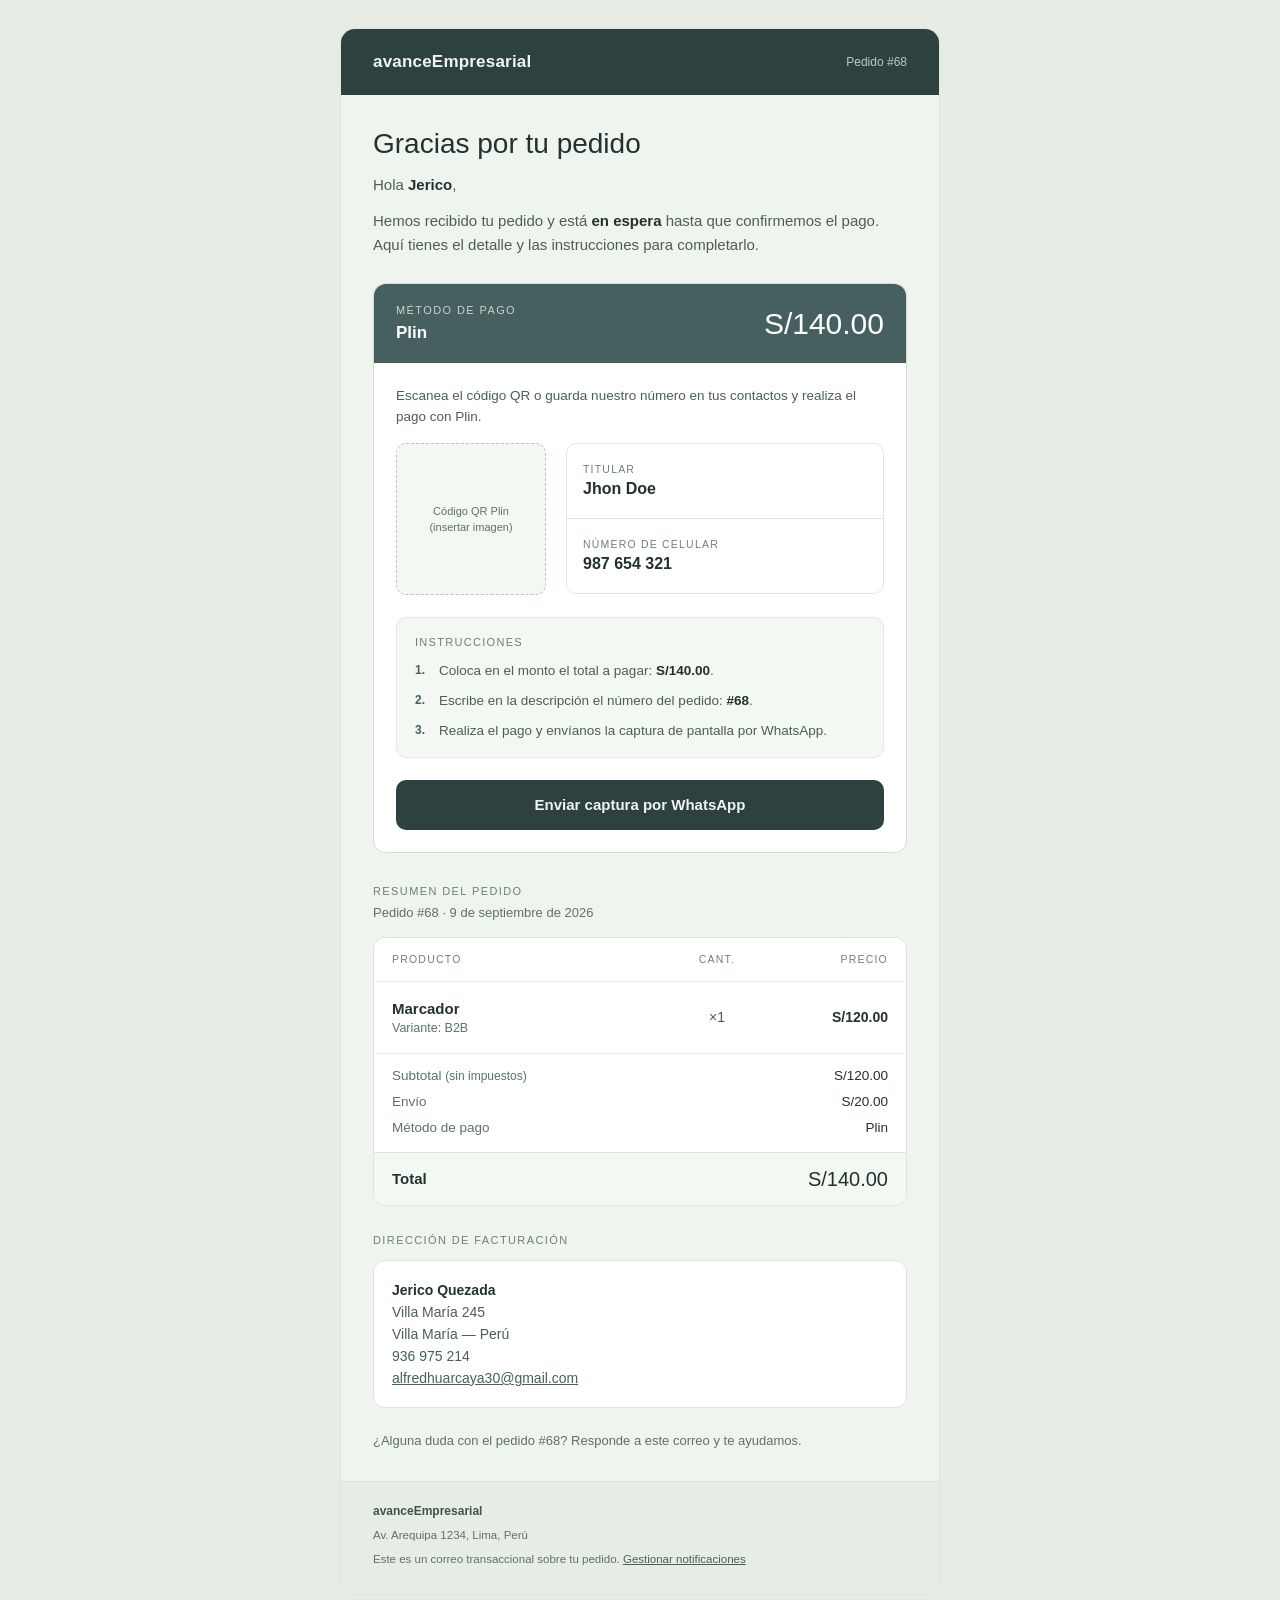
<file: woocommerce/checkout/email-pedido-68.html>
<!DOCTYPE html>
<html lang="es">
<head>
<meta charset="utf-8">
<meta name="viewport" content="width=device-width, initial-scale=1">
<meta name="color-scheme" content="light dark">
<meta name="supported-color-schemes" content="light dark">
<title>Tu pedido #68 — avanceEmpresarial</title>
<!--[if mso]>
<style>body,table,td,a{font-family:'Helvetica Neue',Arial,Helvetica,sans-serif !important}</style>
<![endif]-->
<style>
  @media only screen and (max-width:600px){
    .sp-h{width:20px !important}
    .stack{display:block !important;width:100% !important}
    .stack-pad{padding-top:16px !important}
    .h1{font-size:24px !important}
    .amount{font-size:26px !important}
  }
</style>
</head>
<body style="margin:0;padding:0;background-color:#E7EDE4;">

<!-- Preheader -->
<span style="display:none;font-size:1px;color:#E7EDE4;line-height:1px;max-height:0;max-width:0;opacity:0;overflow:hidden;">Pedido #68 recibido — en espera de pago. Paga S/140.00 con Plin y envíanos la captura.</span>

<table role="presentation" cellpadding="0" cellspacing="0" border="0" width="100%" style="background-color:#E7EDE4;">
  <tr>
    <td align="center" style="padding:28px 12px 40px 12px;">

      <table role="presentation" cellpadding="0" cellspacing="0" border="0" width="600" style="width:600px;max-width:600px;background-color:#F0F4EF;border:1px solid #DCE5D8;border-radius:14px;">

        <!-- Cabecera -->
        <tr>
          <td style="padding:22px 32px;background-color:#2E4141;border-radius:14px 14px 0 0;">
            <table role="presentation" cellpadding="0" cellspacing="0" border="0" width="100%">
              <tr>
                <td align="left" style="font-family:Inter,'Helvetica Neue',Arial,Helvetica,sans-serif;font-size:17px;font-weight:bold;letter-spacing:0.2px;color:#F0F4EF;mso-line-height-rule:exactly;line-height:22px;">
                  avanceEmpresarial
                </td>
                <td align="right" style="font-family:Inter,'Helvetica Neue',Arial,Helvetica,sans-serif;font-size:12px;color:#B9CBBD;mso-line-height-rule:exactly;line-height:22px;">
                  Pedido&nbsp;#68
                </td>
              </tr>
            </table>
          </td>
        </tr>

        <!-- Saludo -->
        <tr>
          <td style="padding:32px 32px 0 32px;">
            <p class="h1" style="margin:0 0 12px 0;font-family:Inter,'Helvetica Neue',Arial,Helvetica,sans-serif;font-size:28px;line-height:34px;mso-line-height-rule:exactly;color:#22322F;">Gracias por tu pedido</p>
            <p style="margin:0 0 12px 0;font-family:Inter,'Helvetica Neue',Arial,Helvetica,sans-serif;font-size:15px;line-height:24px;mso-line-height-rule:exactly;color:#4A5F55;">Hola <strong style="color:#22322F;">Jerico</strong>,</p>
            <p style="margin:0;font-family:Inter,'Helvetica Neue',Arial,Helvetica,sans-serif;font-size:15px;line-height:24px;mso-line-height-rule:exactly;color:#4A5F55;">Hemos recibido tu pedido y está <strong style="color:#22322F;">en espera</strong> hasta que confirmemos el pago. Aquí tienes el detalle y las instrucciones para completarlo.</p>
          </td>
        </tr>

        <!-- Bloque de pago Plin -->
        <tr>
          <td style="padding:26px 32px 0 32px;">
            <table role="presentation" cellpadding="0" cellspacing="0" border="0" width="100%" style="width:100%;background-color:#FFFFFF;border:1px solid #D3DECF;border-radius:12px;">
              <tr>
                <td style="padding:18px 22px;background-color:#466060;border-radius:12px 12px 0 0;">
                  <table role="presentation" cellpadding="0" cellspacing="0" border="0" width="100%">
                    <tr>
                      <td align="left" style="font-family:Inter,'Helvetica Neue',Arial,Helvetica,sans-serif;font-size:11px;letter-spacing:1.4px;text-transform:uppercase;color:#C4D5C8;mso-line-height-rule:exactly;line-height:16px;">
                        Método de pago
                        <div style="font-family:Inter,'Helvetica Neue',Arial,Helvetica,sans-serif;font-size:17px;font-weight:bold;letter-spacing:0;text-transform:none;color:#FFFFFF;line-height:24px;mso-line-height-rule:exactly;padding-top:3px;">Plin</div>
                      </td>
                      <td align="right" class="amount" style="font-family:Inter,'Helvetica Neue',Arial,Helvetica,sans-serif;font-size:30px;color:#FFFFFF;mso-line-height-rule:exactly;line-height:34px;white-space:nowrap;">
                        S/140.00
                      </td>
                    </tr>
                  </table>
                </td>
              </tr>

              <tr>
                <td style="padding:22px;">
                  <p style="margin:0 0 16px 0;font-family:Inter,'Helvetica Neue',Arial,Helvetica,sans-serif;font-size:13.5px;line-height:21px;mso-line-height-rule:exactly;color:#4A5F55;">Escanea el código QR o guarda nuestro número en tus contactos y realiza el pago con Plin.</p>
                  <table role="presentation" cellpadding="0" cellspacing="0" border="0" width="100%">
                    <tr>
                      <!-- QR -->
                      <td class="stack" width="150" valign="top" style="width:150px;">
                        <table role="presentation" cellpadding="0" cellspacing="0" border="0" width="150" style="width:150px;">
                          <tr>
                            <td align="center" valign="middle" height="150" style="width:150px;height:150px;background-color:#F4F8F2;border:1px dashed #B7C7B4;border-radius:10px;font-family:Inter,'Helvetica Neue',Arial,Helvetica,sans-serif;font-size:11px;line-height:16px;mso-line-height-rule:exactly;color:#5C7268;">
                              <!-- Reemplaza por: <img src="https://tu-dominio.com/qr-plin.png" width="150" height="150" alt="Código QR Plin" style="display:block;border:0;border-radius:10px;"> -->
                              Código QR Plin<br>(insertar imagen)
                            </td>
                          </tr>
                        </table>
                      </td>

                      <td class="sp-h" width="20" style="width:20px;font-size:0;line-height:0;">&nbsp;</td>

                      <!-- Datos -->
                      <td class="stack stack-pad" valign="top" height="150" style="height:150px;font-family:Inter,'Helvetica Neue',Arial,Helvetica,sans-serif;">
                        <table role="presentation" cellpadding="0" cellspacing="0" border="0" width="100%" height="150" style="width:100%;height:150px;border:1px solid #E1E9DE;border-radius:10px;">
                          <tr>
                            <td height="74" valign="middle" style="height:74px;padding:0 16px;border-bottom:1px solid #E1E9DE;">
                              <div style="font-family:Inter,'Helvetica Neue',Arial,Helvetica,sans-serif;font-size:10.5px;letter-spacing:1.2px;text-transform:uppercase;color:#6B8177;line-height:16px;mso-line-height-rule:exactly;">Titular</div>
                              <div style="font-family:Inter,'Helvetica Neue',Arial,Helvetica,sans-serif;font-size:16px;font-weight:bold;color:#22322F;line-height:24px;mso-line-height-rule:exactly;">Jhon Doe</div>
                            </td>
                          </tr>
                          <tr>
                            <td height="74" valign="middle" style="height:74px;padding:0 16px;">
                              <div style="font-family:Inter,'Helvetica Neue',Arial,Helvetica,sans-serif;font-size:10.5px;letter-spacing:1.2px;text-transform:uppercase;color:#6B8177;line-height:16px;mso-line-height-rule:exactly;">Número de celular</div>
                              <div style="font-family:Inter,'Helvetica Neue',Arial,Helvetica,sans-serif;font-size:16px;font-weight:bold;color:#22322F;line-height:24px;mso-line-height-rule:exactly;">987 654 321</div>
                            </td>
                          </tr>
                        </table>
                      </td>
                    </tr>
                  </table>
                </td>
              </tr>

              <!-- Instrucciones -->
              <tr>
                <td style="padding:0 22px 22px 22px;">
                  <table role="presentation" cellpadding="0" cellspacing="0" border="0" width="100%" style="background-color:#F4F8F2;border:1px solid #E1E9DE;border-radius:10px;">
                    <tr>
                      <td style="padding:16px 18px;font-family:Inter,'Helvetica Neue',Arial,Helvetica,sans-serif;">
                        <p style="margin:0 0 10px 0;font-size:11px;letter-spacing:1.3px;text-transform:uppercase;color:#6B8177;line-height:16px;mso-line-height-rule:exactly;">Instrucciones</p>

                        <table role="presentation" cellpadding="0" cellspacing="0" border="0" width="100%">
                          <tr>
                            <td width="24" valign="top" style="width:24px;padding-bottom:9px;font-family:Inter,'Helvetica Neue',Arial,Helvetica,sans-serif;font-size:12px;font-weight:bold;color:#466060;line-height:21px;mso-line-height-rule:exactly;">1.</td>
                            <td valign="top" style="padding-bottom:9px;font-family:Inter,'Helvetica Neue',Arial,Helvetica,sans-serif;font-size:13.5px;color:#4A5F55;line-height:21px;mso-line-height-rule:exactly;">Coloca en el monto el total a pagar: <strong style="color:#22322F;">S/140.00</strong>.</td>
                          </tr>
                          <tr>
                            <td width="24" valign="top" style="width:24px;padding-bottom:9px;font-family:Inter,'Helvetica Neue',Arial,Helvetica,sans-serif;font-size:12px;font-weight:bold;color:#466060;line-height:21px;mso-line-height-rule:exactly;">2.</td>
                            <td valign="top" style="padding-bottom:9px;font-family:Inter,'Helvetica Neue',Arial,Helvetica,sans-serif;font-size:13.5px;color:#4A5F55;line-height:21px;mso-line-height-rule:exactly;">Escribe en la descripción el número del pedido: <strong style="color:#22322F;">#68</strong>.</td>
                          </tr>
                          <tr>
                            <td width="24" valign="top" style="width:24px;font-family:Inter,'Helvetica Neue',Arial,Helvetica,sans-serif;font-size:12px;font-weight:bold;color:#466060;line-height:21px;mso-line-height-rule:exactly;">3.</td>
                            <td valign="top" style="font-family:Inter,'Helvetica Neue',Arial,Helvetica,sans-serif;font-size:13.5px;color:#4A5F55;line-height:21px;mso-line-height-rule:exactly;">Realiza el pago y envíanos la captura de pantalla por WhatsApp.</td>
                          </tr>
                        </table>
                      </td>
                    </tr>
                  </table>
                </td>
              </tr>

              <!-- Botón -->
              <tr>
                <td style="padding:0 22px 22px 22px;">
                  <table role="presentation" cellpadding="0" cellspacing="0" border="0" width="100%">
                    <tr>
                      <td align="center" bgcolor="#2E4141" style="border-radius:10px;">
                        <a href="https://wa.me/51987654321?text=Hola,%20env%C3%ADo%20el%20comprobante%20del%20pedido%20%2368" style="display:block;padding:15px 20px;font-family:Inter,'Helvetica Neue',Arial,Helvetica,sans-serif;font-size:15px;font-weight:bold;color:#F0F4EF;text-decoration:none;border-radius:10px;mso-line-height-rule:exactly;line-height:20px;">Enviar captura por WhatsApp</a>
                      </td>
                    </tr>
                  </table>
                </td>
              </tr>
            </table>
          </td>
        </tr>

        <!-- Resumen del pedido -->
        <tr>
          <td style="padding:30px 32px 0 32px;">
            <p style="margin:0 0 4px 0;font-family:Inter,'Helvetica Neue',Arial,Helvetica,sans-serif;font-size:11px;letter-spacing:1.4px;text-transform:uppercase;color:#6B8177;line-height:16px;mso-line-height-rule:exactly;">Resumen del pedido</p>
            <p style="margin:0 0 14px 0;font-family:Inter,'Helvetica Neue',Arial,Helvetica,sans-serif;font-size:13px;color:#5C7268;line-height:20px;mso-line-height-rule:exactly;">Pedido #68 · 9 de septiembre de 2026</p>

            <table role="presentation" cellpadding="0" cellspacing="0" border="0" width="100%" style="width:100%;background-color:#FFFFFF;border:1px solid #DCE5D8;border-radius:12px;">
              <tr>
                <td style="padding:14px 18px;border-bottom:1px solid #E7EEE4;font-family:Inter,'Helvetica Neue',Arial,Helvetica,sans-serif;font-size:10.5px;letter-spacing:1.2px;text-transform:uppercase;color:#6B8177;line-height:15px;mso-line-height-rule:exactly;">Producto</td>
                <td align="center" width="70" style="width:70px;padding:14px 8px;border-bottom:1px solid #E7EEE4;font-family:Inter,'Helvetica Neue',Arial,Helvetica,sans-serif;font-size:10.5px;letter-spacing:1.2px;text-transform:uppercase;color:#6B8177;line-height:15px;mso-line-height-rule:exactly;">Cant.</td>
                <td align="right" width="110" style="width:110px;padding:14px 18px;border-bottom:1px solid #E7EEE4;font-family:Inter,'Helvetica Neue',Arial,Helvetica,sans-serif;font-size:10.5px;letter-spacing:1.2px;text-transform:uppercase;color:#6B8177;line-height:15px;mso-line-height-rule:exactly;">Precio</td>
              </tr>
              <tr>
                <td style="padding:16px 18px;border-bottom:1px solid #E7EEE4;font-family:Inter,'Helvetica Neue',Arial,Helvetica,sans-serif;">
                  <div style="font-size:15px;font-weight:bold;color:#22322F;line-height:21px;mso-line-height-rule:exactly;">Marcador</div>
                  <div style="font-size:12.5px;color:#5C7268;line-height:18px;mso-line-height-rule:exactly;">Variante: B2B</div>
                </td>
                <td align="center" style="padding:16px 8px;border-bottom:1px solid #E7EEE4;font-family:Inter,'Helvetica Neue',Arial,Helvetica,sans-serif;font-size:14px;color:#4A5F55;line-height:21px;mso-line-height-rule:exactly;">×1</td>
                <td align="right" style="padding:16px 18px;border-bottom:1px solid #E7EEE4;font-family:Inter,'Helvetica Neue',Arial,Helvetica,sans-serif;font-size:14px;font-weight:bold;color:#22322F;line-height:21px;mso-line-height-rule:exactly;white-space:nowrap;">S/120.00</td>
              </tr>
              <tr>
                <td colspan="2" style="padding:12px 18px 6px 18px;font-family:Inter,'Helvetica Neue',Arial,Helvetica,sans-serif;font-size:13.5px;color:#5C7268;line-height:20px;mso-line-height-rule:exactly;">Subtotal <span style="font-size:12px;">(sin impuestos)</span></td>
                <td align="right" style="padding:12px 18px 6px 18px;font-family:Inter,'Helvetica Neue',Arial,Helvetica,sans-serif;font-size:13.5px;color:#22322F;line-height:20px;mso-line-height-rule:exactly;white-space:nowrap;">S/120.00</td>
              </tr>
              <tr>
                <td colspan="2" style="padding:0 18px 6px 18px;font-family:Inter,'Helvetica Neue',Arial,Helvetica,sans-serif;font-size:13.5px;color:#5C7268;line-height:20px;mso-line-height-rule:exactly;">Envío</td>
                <td align="right" style="padding:0 18px 6px 18px;font-family:Inter,'Helvetica Neue',Arial,Helvetica,sans-serif;font-size:13.5px;color:#22322F;line-height:20px;mso-line-height-rule:exactly;white-space:nowrap;">S/20.00</td>
              </tr>
              <tr>
                <td colspan="2" style="padding:0 18px 14px 18px;font-family:Inter,'Helvetica Neue',Arial,Helvetica,sans-serif;font-size:13.5px;color:#5C7268;line-height:20px;mso-line-height-rule:exactly;">Método de pago</td>
                <td align="right" style="padding:0 18px 14px 18px;font-family:Inter,'Helvetica Neue',Arial,Helvetica,sans-serif;font-size:13.5px;color:#22322F;line-height:20px;mso-line-height-rule:exactly;white-space:nowrap;">Plin</td>
              </tr>
              <tr>
                <td colspan="2" style="padding:14px 18px;background-color:#F4F8F2;border-top:1px solid #DCE5D8;border-radius:0 0 0 12px;font-family:Inter,'Helvetica Neue',Arial,Helvetica,sans-serif;font-size:15px;font-weight:bold;color:#22322F;line-height:22px;mso-line-height-rule:exactly;">Total</td>
                <td align="right" style="padding:14px 18px;background-color:#F4F8F2;border-top:1px solid #DCE5D8;border-radius:0 0 12px 0;font-family:Inter,'Helvetica Neue',Arial,Helvetica,sans-serif;font-size:20px;color:#22322F;line-height:24px;mso-line-height-rule:exactly;white-space:nowrap;">S/140.00</td>
              </tr>
            </table>
          </td>
        </tr>

        <!-- Dirección de facturación -->
        <tr>
          <td style="padding:26px 32px 0 32px;">
            <p style="margin:0 0 12px 0;font-family:Inter,'Helvetica Neue',Arial,Helvetica,sans-serif;font-size:11px;letter-spacing:1.4px;text-transform:uppercase;color:#6B8177;line-height:16px;mso-line-height-rule:exactly;">Dirección de facturación</p>
            <table role="presentation" cellpadding="0" cellspacing="0" border="0" width="100%" style="width:100%;background-color:#FFFFFF;border:1px solid #DCE5D8;border-radius:12px;">
              <tr>
                <td style="padding:18px;font-family:Inter,'Helvetica Neue',Arial,Helvetica,sans-serif;font-size:14px;color:#4A5F55;line-height:22px;mso-line-height-rule:exactly;">
                  <strong style="color:#22322F;">Jerico Quezada</strong><br>
                  Villa María 245<br>
                  Villa María — Perú<br>
                  <a href="tel:+51936975214" style="color:#466060;text-decoration:none;">936 975 214</a><br>
                  <a href="mailto:alfredhuarcaya30@gmail.com" style="color:#466060;text-decoration:underline;">alfredhuarcaya30@gmail.com</a>
                </td>
              </tr>
            </table>
          </td>
        </tr>

        <!-- Ayuda -->
        <tr>
          <td style="padding:22px 32px 30px 32px;">
            <p style="margin:0;font-family:Inter,'Helvetica Neue',Arial,Helvetica,sans-serif;font-size:13px;color:#5C7268;line-height:21px;mso-line-height-rule:exactly;">¿Alguna duda con el pedido #68? Responde a este correo y te ayudamos.</p>
          </td>
        </tr>

        <!-- Pie -->
        <tr>
          <td style="padding:20px 32px 26px 32px;background-color:#E7EDE4;border-top:1px solid #DCE5D8;border-radius:0 0 14px 14px;">
            <p style="margin:0 0 6px 0;font-family:Inter,'Helvetica Neue',Arial,Helvetica,sans-serif;font-size:12px;font-weight:bold;color:#3F5449;line-height:18px;mso-line-height-rule:exactly;">avanceEmpresarial</p>
            <p style="margin:0 0 6px 0;font-family:Inter,'Helvetica Neue',Arial,Helvetica,sans-serif;font-size:11.5px;color:#5C7268;line-height:18px;mso-line-height-rule:exactly;">Av. Arequipa 1234, Lima, Perú</p>
            <p style="margin:0;font-family:Inter,'Helvetica Neue',Arial,Helvetica,sans-serif;font-size:11.5px;color:#5C7268;line-height:18px;mso-line-height-rule:exactly;">Este es un correo transaccional sobre tu pedido. <a href="https://avanceempresarial.com/preferencias" style="color:#466060;text-decoration:underline;">Gestionar notificaciones</a></p>
          </td>
        </tr>

      </table>

    </td>
  </tr>
</table>
</body>
</html>
</file>
